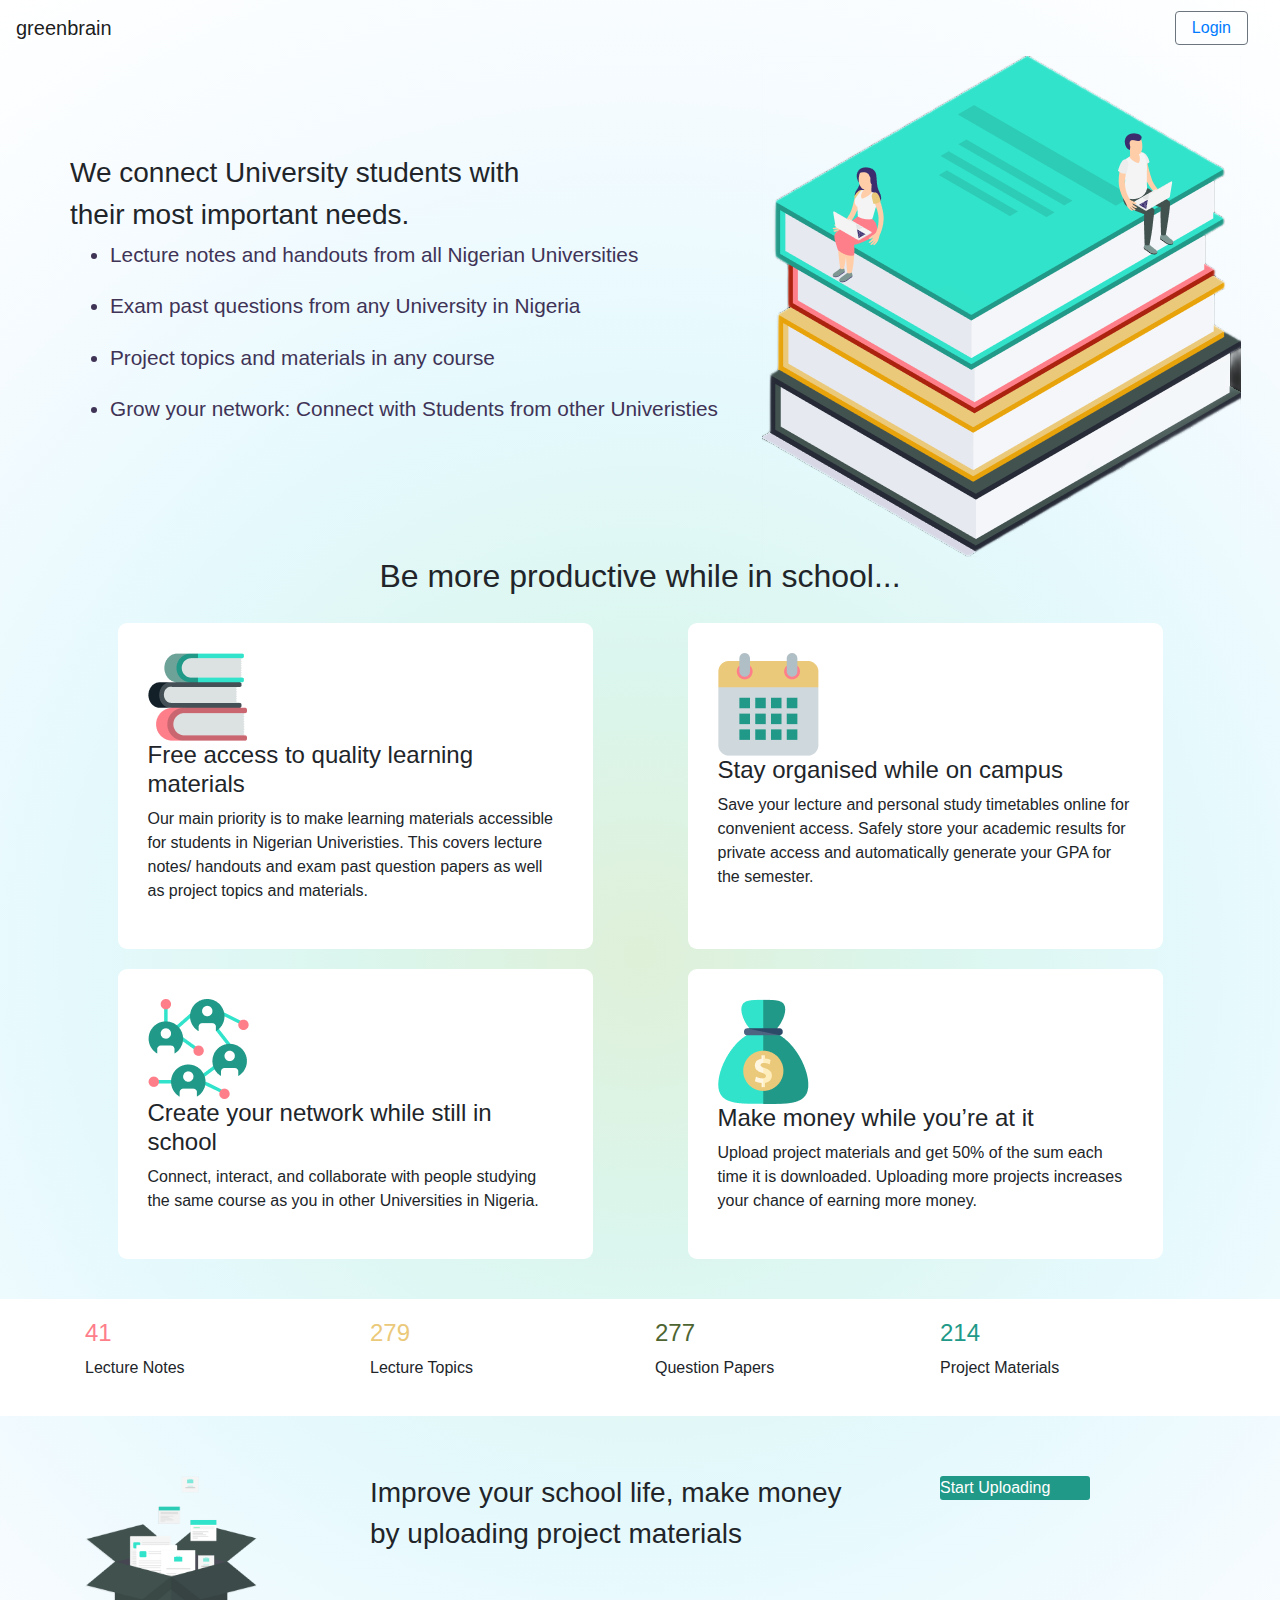
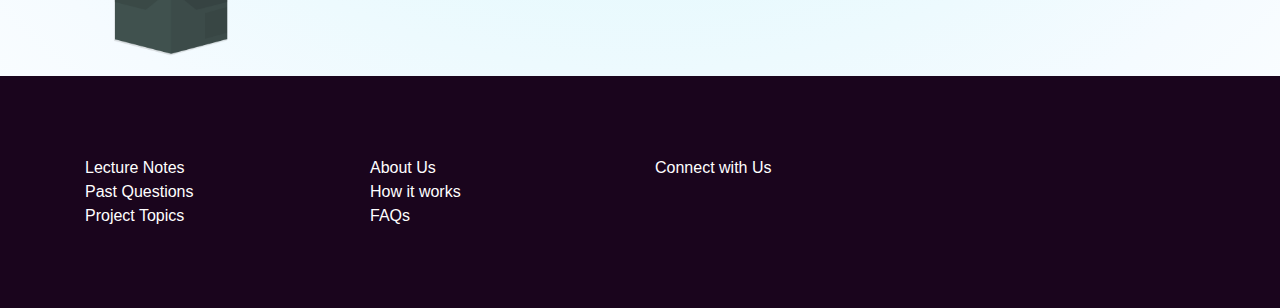
<file: GreenBrainClone/index.html>
<!DOCTYPE html>
<html lang="en">
<head>
	<meta charset="utf-8"><meta http-equiv="X-UA-Compatible" content="IE=edge">
	<meta name="viewport" content="width=device-width,initial-scale=1">
	<meta name="description" content="Lecture notes lecture handouts and research materials from Nigerian Universities, Examinmation past question papers from all Nigerian Universities, Project topics and materials meet and connect with students from Nigerian Universities"><link rel="icon" href="/favicon.svg"><link rel="stylesheet" href="https://fonts.googleapis.com/css?family=Muli"><title>greenbrain | Lecture handouts, past question papers, project topics and materials</title>
	  <meta charset="utf-8">
	<meta name="viewport" content="width=device-width, initial-scale=1">
 	<link rel="stylesheet" href="https://maxcdn.bootstrapcdn.com/bootstrap/4.5.2/css/bootstrap.min.css">
 	<script src="https://ajax.googleapis.com/ajax/libs/jquery/3.5.1/jquery.min.js"></script>
  	<script src="https://cdnjs.cloudflare.com/ajax/libs/popper.js/1.16.0/umd/popper.min.js"></script>
  	<script src="https://maxcdn.bootstrapcdn.com/bootstrap/4.5.2/js/bootstrap.min.js"></script>
  	<link href="main.css" rel="stylesheet" type="text/css">
</head>
<body style="background-image: radial-gradient(circle, #dff0d8, #dbf6ee, #e5f9fd, #f5fbff, #ffffff); padding:0; margin:0; box-sizing: border-box;"><div id="app"><nav class="navbar nav-container navbar-light navbar-expand-lg"><a href="/" aria-current="page" class="navbar-brand router-link-exact-active router-link-active" target="_self">greenbrain</a><!----><div id="nav-collapse" class="navbar-collapse collapse" style="display: none;"></div><a href="login.html" class="mr-3 border border-secondary rounded px-3 py-1 pointer">Login</a></nav><!----></div>

	<section>
<div class="container-fluid	">
	<div class="row">
  		<div class="col-sm-7" style="margin-top: 100px;padding-left: 70px">
  			<h3>We connect University students with</h3>
  			<h3> their most important needs.</h3>
  			<ul data-v-59817640="">
  				<li class="list-color">Lecture notes and handouts from all Nigerian Universities</li>
  				<li class="list-color">Exam past questions from any University in Nigeria</li>
  				<li class="list-color">Project topics and materials in any course</li>
  				<li class="list-color">Grow your network: Connect with Students from other Univeristies</li></ul>
  		</div>
  		<div class="col-sm-5">
  			<img src="images\hero_image1.png"  alt="Cinque Terre">
  		</div>
	</div>
  
</div>
</section>
		<section >
			<h2 style="text-align: center;">Be more productive while in school...</h2>
			<div class="container	">
	<div class="row">
  			<div class="col-sm-5 bord" style="margin-left: auto;margin-right: auto" >
    		<img src="images\books.png">
  			<h4>Free access to quality learning materials</h4>
  			<p>Our main priority is to make learning materials accessible for students in Nigerian Univeristies. This covers lecture notes/ handouts and exam past question papers as well as project topics and materials.</p>
  		</div>
  		<div class="col-sm-5 col-xs-12 bord" style="margin-left: auto;margin-right: auto" >
  		<img src="images\calendar.png">
 		<h4>Stay organised while on campus</h4>
 		<p>Save your lecture and personal study timetables online for convenient access. Safely store your academic results for private access and automatically generate your GPA for the semester.</p>
  		</div>
  	</div>

 	<div class="row">
  			<div class="col-sm-5 bord" style="margin-left: auto;margin-right: auto" >
  		<img src="images\network.png">
  			<h4>Create your network while still in school</h4>
  			<p>Connect, interact, and collaborate with people studying the same course as you in other Universities in Nigeria.</p>
  		</div>
  		<div class="col-sm-5 bord" style="margin-left: auto;margin-right: auto" >
  		<img src="images\money-bag.png">
 		<h4>Make money while you’re at it</h4>
 		<p>Upload project materials and get 50% of the sum each time it is downloaded. Uploading more projects increases your chance of earning more money.</p>
  		</div>
  	</div>
  </div>

          <section style="background-color: white;margin-top: 40px">
			<div class="container padd	">
<div class="row">
  			<div class="col-sm-3 " >
    		
  			<h4 style="color: #fe7e8a">41</h4>
  			<p>Lecture Notes</p>
  		</div>
  		<div class="col-sm-3 " >

 		<h4 style="color: #ebc97a">279</h4>
 		<p>Lecture Topics</p>
  		</div>

  	<div class="col-sm-3 " >

 		<h4 style="color: #4e6532">277</h4>
 		<p>Question Papers</p>
  		</div>
  	<div class="col-sm-3 " >

 		<h4 style="color: #219988">214</h4>
 		<p>Project Materials</p>
  		</div>
  	</div>
  </div>

          </section>




          <section style="margin-top: 40px">
			<div class="container padd	">
<div class="row">
  			<div class="col-sm-3 " >
    		<img src="images\collection_box.png" height ="180px">
  		</div>
  		<div class="col-sm-6 " >
  		<h3>Improve your school life, make money</h3>
  		<h3>by uploading project materials</h3>
  		</div>

  	<div class="col-sm-3 " >

  		<div style="background-color: #219988;border-radius: 3px;width: 150px">
  			<a style="color: white; text-align: center;padding-top: 40px">Start Uploading</a>
  		</div>
  		</div>

  	</div>
  </div>

          </section>
          <footer >
          	<section style="background-color: #1a051d">
          		<div class="container 	">
<div class="row" style="padding-top: 80px;padding-bottom: 80px">
  			<div class="col-sm-3 " >
    		
  			
  			<a class="white">Lecture Notes </a><br>
  			<a class="white">Past Questions </a><br>
  			<a class="white">Project Topics </a>
  		</div>
  		<div class="col-sm-3 " >
  			<a class="white">About Us </a><br>
  			<a class="white">How it works </a><br>
  			<a class="white">FAQs </a>
  		</div>

  	<div class="col-sm-3 " >


 		<p class="white">Connect with Us</p>
  		</div>
  	</div>
  </div>
</section>
          </footer>


      </body>
      </html>
</file>
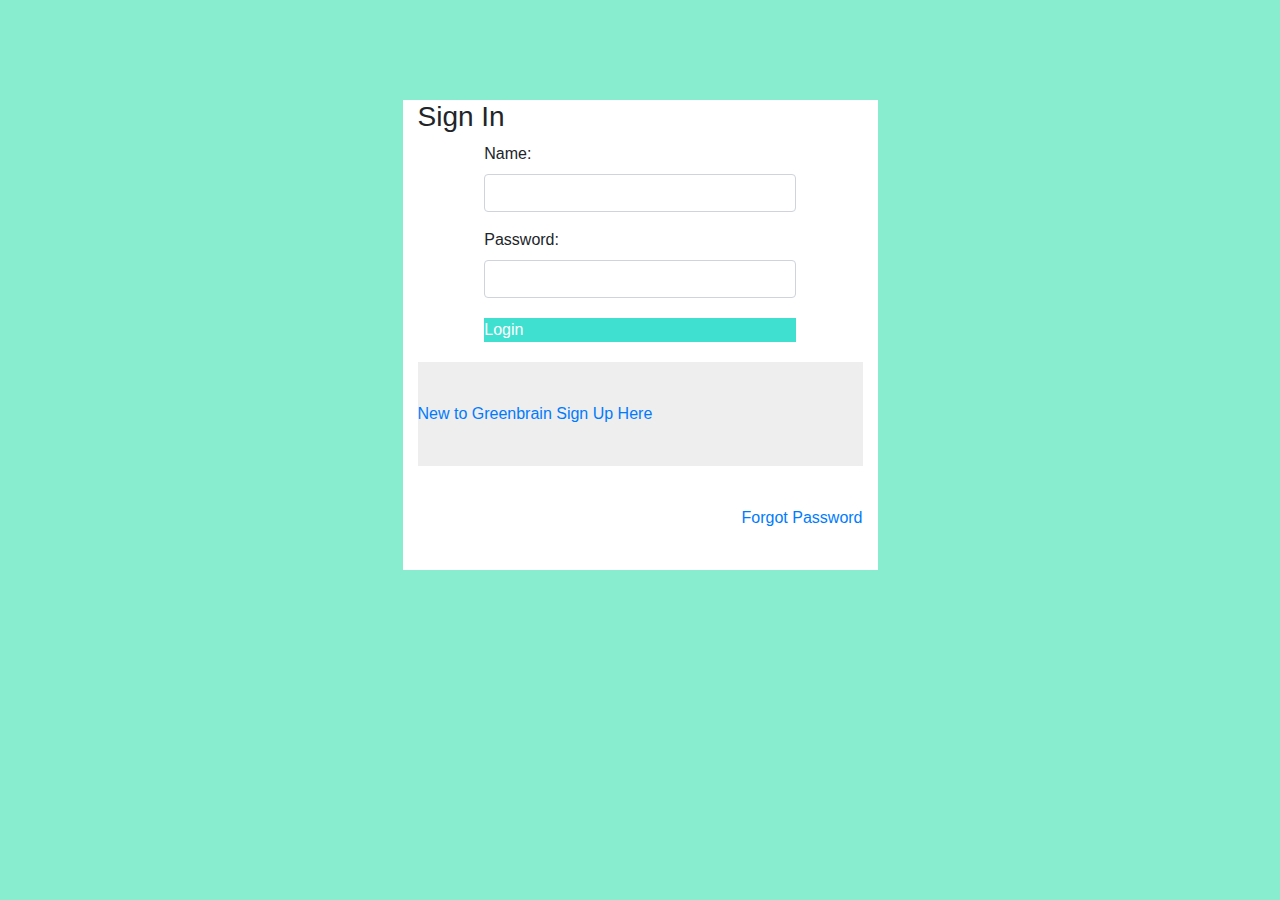
<file: GreenBrainClone/login.html>
<!DOCTYPE html>
<html lang="en">
<head>
	<meta charset="utf-8"><meta http-equiv="X-UA-Compatible" content="IE=edge">
	<meta name="viewport" content="width=device-width,initial-scale=1">
	<meta name="description" content="Lecture notes lecture handouts and research materials from Nigerian Universities, Examinmation past question papers from all Nigerian Universities, Project topics and materials meet and connect with students from Nigerian Universities"><link rel="icon" href="/favicon.svg"><link rel="stylesheet" href="https://fonts.googleapis.com/css?family=Muli"><title>greenbrain | Lecture handouts, past question papers, project topics and materials</title>
	  <meta charset="utf-8">
	<meta name="viewport" content="width=device-width, initial-scale=1">
 	<link rel="stylesheet" href="https://maxcdn.bootstrapcdn.com/bootstrap/4.5.2/css/bootstrap.min.css">
 	<script src="https://ajax.googleapis.com/ajax/libs/jquery/3.5.1/jquery.min.js"></script>
  	<script src="https://cdnjs.cloudflare.com/ajax/libs/popper.js/1.16.0/umd/popper.min.js"></script>
  	<script src="https://maxcdn.bootstrapcdn.com/bootstrap/4.5.2/js/bootstrap.min.js"></script>
  	<link href="main.css" rel="stylesheet" type="text/css">
</head>
<body style="background-color: #88edcf ;padding:0; margin:0;">
<section>
<div class="container">
	<div class="row">
  		<div class="col-sm-5" style="background-color: white;margin-left: auto;margin-right: auto;margin-top: 100px; ">
  			<h3>Sign In</h3>
  			<div class="form-group" style="width: 70%;margin-right: auto;margin-left: auto;">
  <label for="usr">Name:</label>
  <input type="text" class="form-control" id="usr">
</div>
<div class="form-group " style="width: 70%;margin-right: auto;margin-left: auto;">
  <label for="pwd">Password:</label>

  <input type="password" class="form-control" id="pwd">
<div style="background-color:#40e0d0 ;margin-top: 20px;margin-bottom: 20px" >
	<a class="white" href="" style="text-align: center;">Login</a>
</div>
</div>

<div  style="padding-bottom: 40px;padding-top: 40px;background-color: #EEEEEE">
	<a href="">New to Greenbrain      </a>    <a href="">Sign Up Here</a>
</div>
<div style="text-align: right;margin-top: 40px;margin-bottom: 40px ">
	<a href="">Forgot Password</a>

</div>
</div>
</div>
</div>




  		
  		
	
  

</section>


      </body>
      </html>
</file>
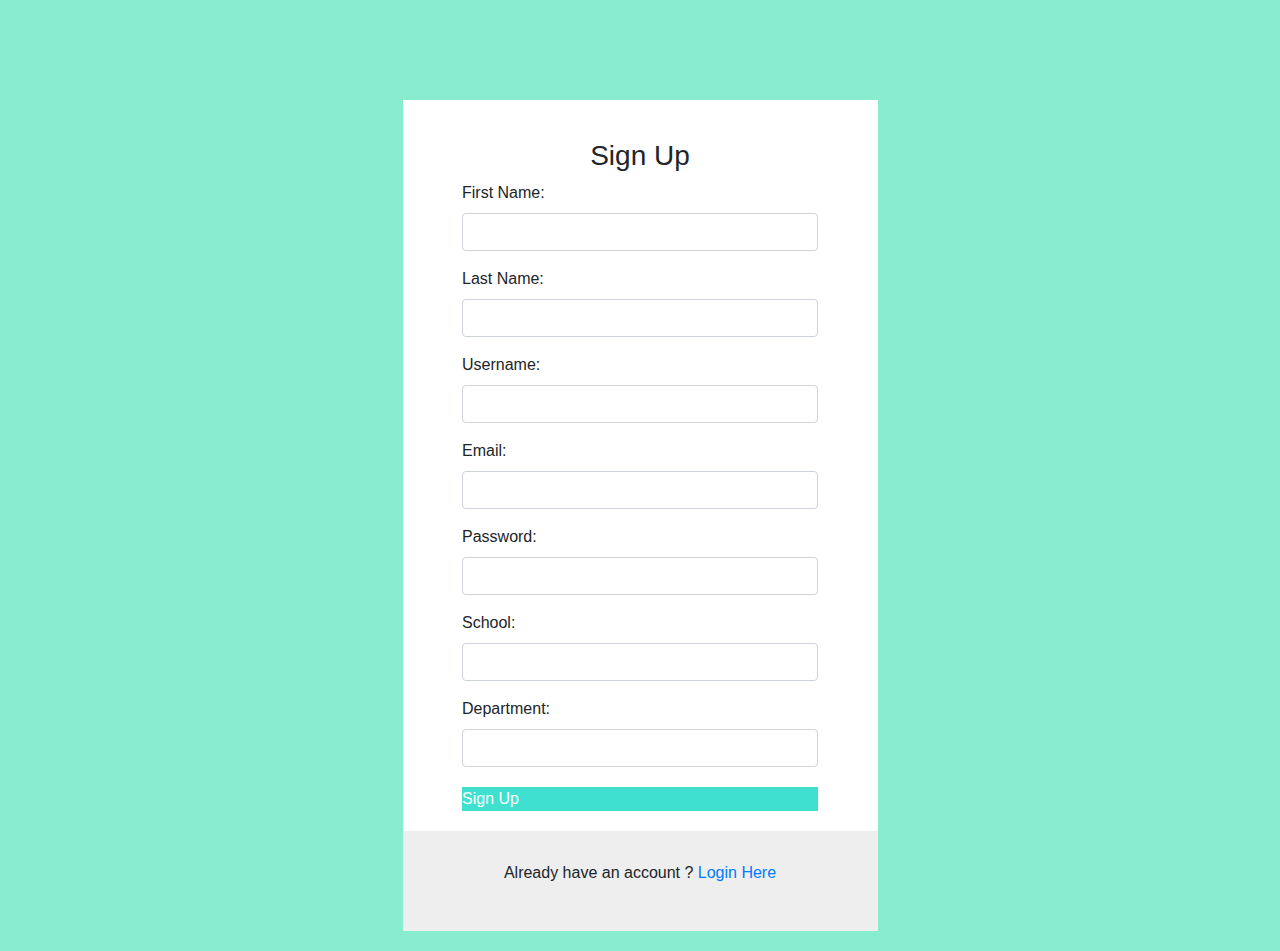
<file: GreenBrainClone/signup.html>
<!DOCTYPE html>
<html lang="en">
<head>
	<meta charset="utf-8"><meta http-equiv="X-UA-Compatible" content="IE=edge">
	<meta name="viewport" content="width=device-width,initial-scale=1">
	<meta name="description" content="Lecture notes lecture handouts and research materials from Nigerian Universities, Examinmation past question papers from all Nigerian Universities, Project topics and materials meet and connect with students from Nigerian Universities"><link rel="icon" href="/favicon.svg"><link rel="stylesheet" href="https://fonts.googleapis.com/css?family=Muli"><title>greenbrain | Lecture handouts, past question papers, project topics and materials</title>
	  <meta charset="utf-8">
	<meta name="viewport" content="width=device-width, initial-scale=1">
 	<link rel="stylesheet" href="https://maxcdn.bootstrapcdn.com/bootstrap/4.5.2/css/bootstrap.min.css">
 	<script src="https://ajax.googleapis.com/ajax/libs/jquery/3.5.1/jquery.min.js"></script>
  	<script src="https://cdnjs.cloudflare.com/ajax/libs/popper.js/1.16.0/umd/popper.min.js"></script>
  	<script src="https://maxcdn.bootstrapcdn.com/bootstrap/4.5.2/js/bootstrap.min.js"></script>
  	<link href="main.css" rel="stylesheet" type="text/css">
</head>
<body style="background-color: #88edcf ;padding:0; margin:0;">
<section>
<div class="container">
	<div class="row">
  		<div class="col-sm-5" style="background-color: white;margin-left: auto;margin-right: auto;margin-top: 100px; ">
  			<h3 style="text-align: center;padding-top: 39px">Sign Up</h3>
  			<div class="form-group" style="width: 80%;margin-right: auto;margin-left: auto;">
  <label for="usr"> First Name:</label>
  <input type="text" class="form-control" id="usr">
</div>
<div class="form-group" style="width: 80%;margin-right: auto;margin-left: auto;">
  <label for="usr"> Last Name:</label>
  <input type="text" class="form-control" id="usr">
</div>

<div class="form-group" style="width: 80%;margin-right: auto;margin-left: auto;">
  <label for="usr"> Username:</label>
  <input type="text" class="form-control" id="usr">
</div>

<div class="form-group" style="width: 80%;margin-right: auto;margin-left: auto;">
  <label for="usr"> Email:</label>
  <input type="text" class="form-control" id="usr">
</div>

<div class="form-group" style="width: 80%;margin-right: auto;margin-left: auto;">
  <label for="usr"> Password:</label>
  <input type="text" class="form-control" id="usr">
</div>

<div class="form-group" style="width: 80%;margin-right: auto;margin-left: auto;">
  <label for="usr"> School:</label>
  <input type="text" class="form-control" id="usr">
</div>


<div class="form-group " style="width: 80%;margin-right: auto;margin-left: auto;">
  <label for="pwd">Department:</label>

  <input type="password" class="form-control" id="pwd">
<div style="background-color:#40e0d0 ;margin-top: 20px;margin-bottom: 20px" >
	<a class="white" href="" style="margin-left: auto;margin-right: auto;">Sign Up</a>
</div>
</div>


</div>
</div>
<div class="row">
  <div class="col-sm-5" style="background-color: #EEEEEE;margin-left: auto;margin-right: auto;margin-top: 0px;margin-bottom: 20px ;padding-top: 30px;padding-bottom: 30px">
    <p style="text-align: center;">Already have an account ? <a href="login.html">Login Here</a></p>
  </div>
</div>
</div>




  		
  		
	
  

</section>


      </body>
      </html>
</file>
<file: GreenBrainClone/main.css>
.list-color {
  color: #3F3356;
  font-size: 1.3rem;
  padding-bottom:20px;
}

.bord{background-color: white;
	padding:30px;
	border-radius: 9px;
	margin-top: 20px;

}
.padd{
	padding-top: 20px;
	padding-bottom:20px;
}

.white {

color: white;}
</file>
